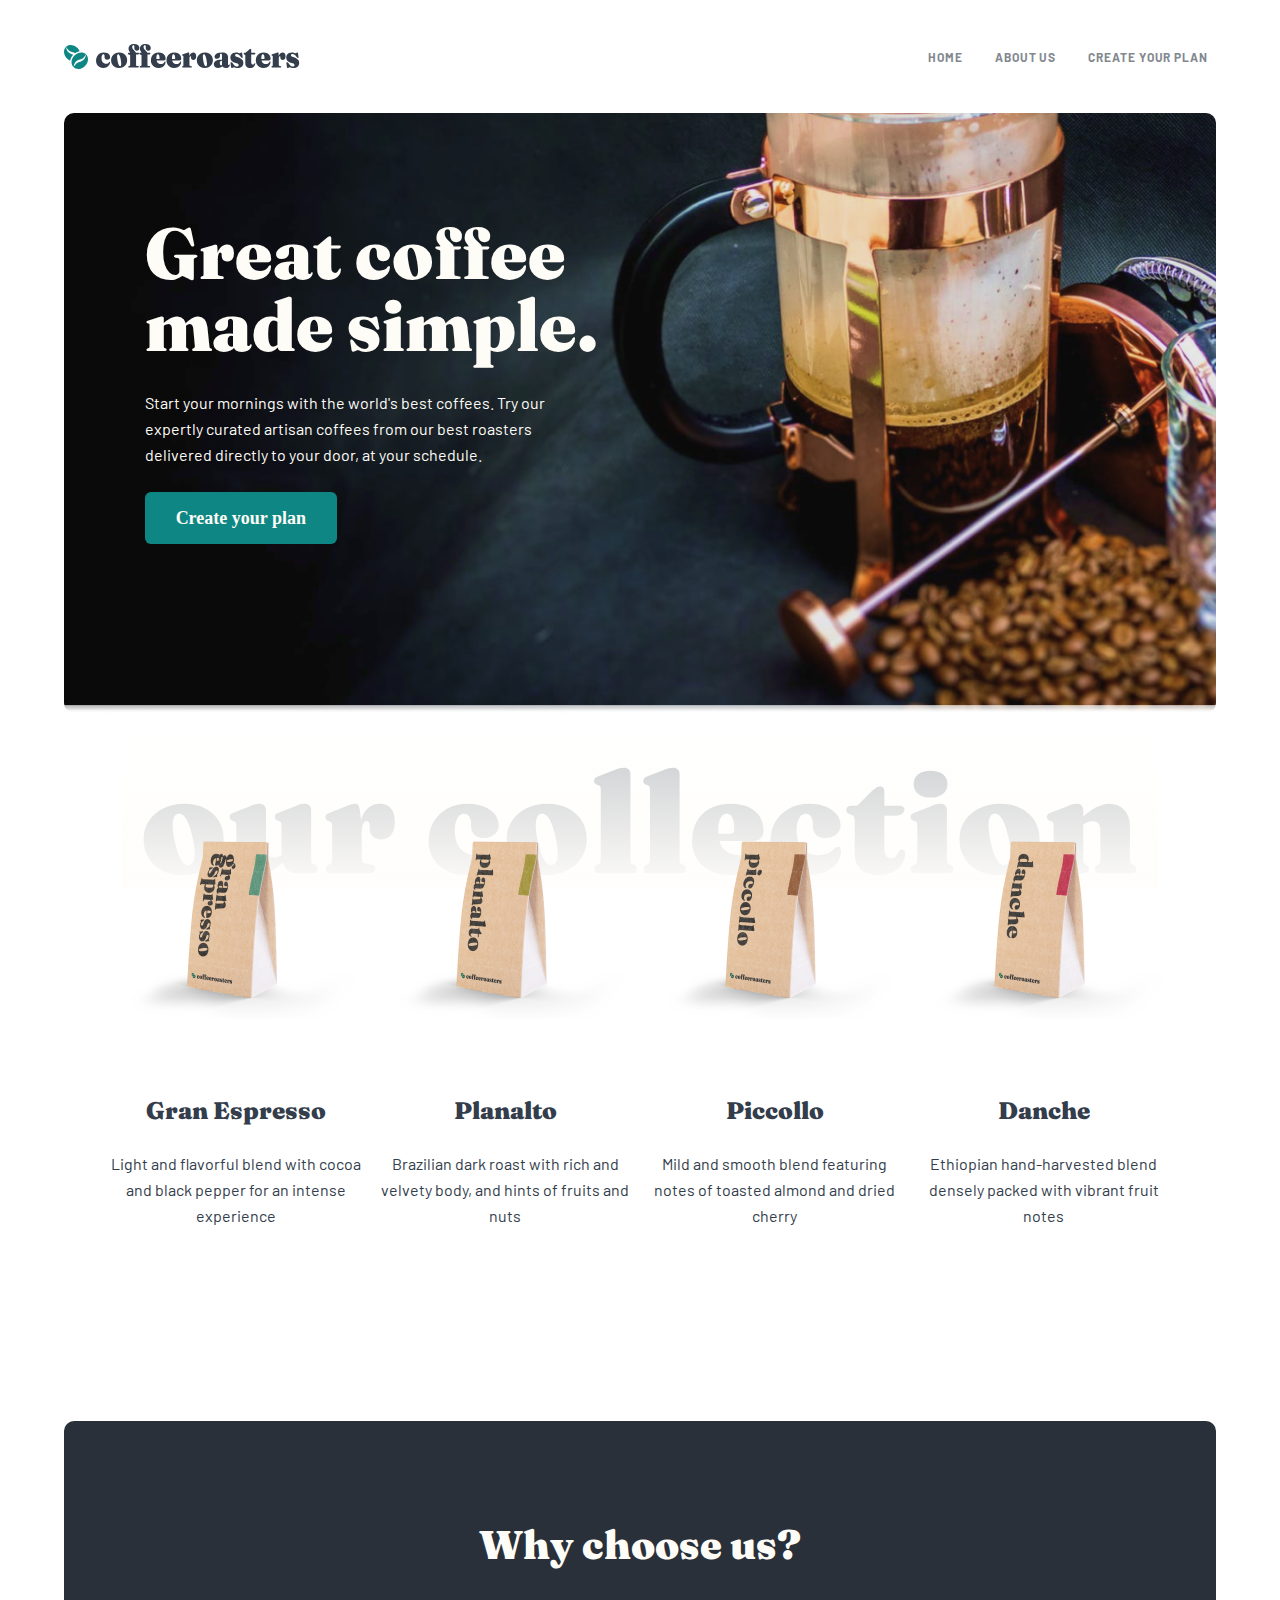
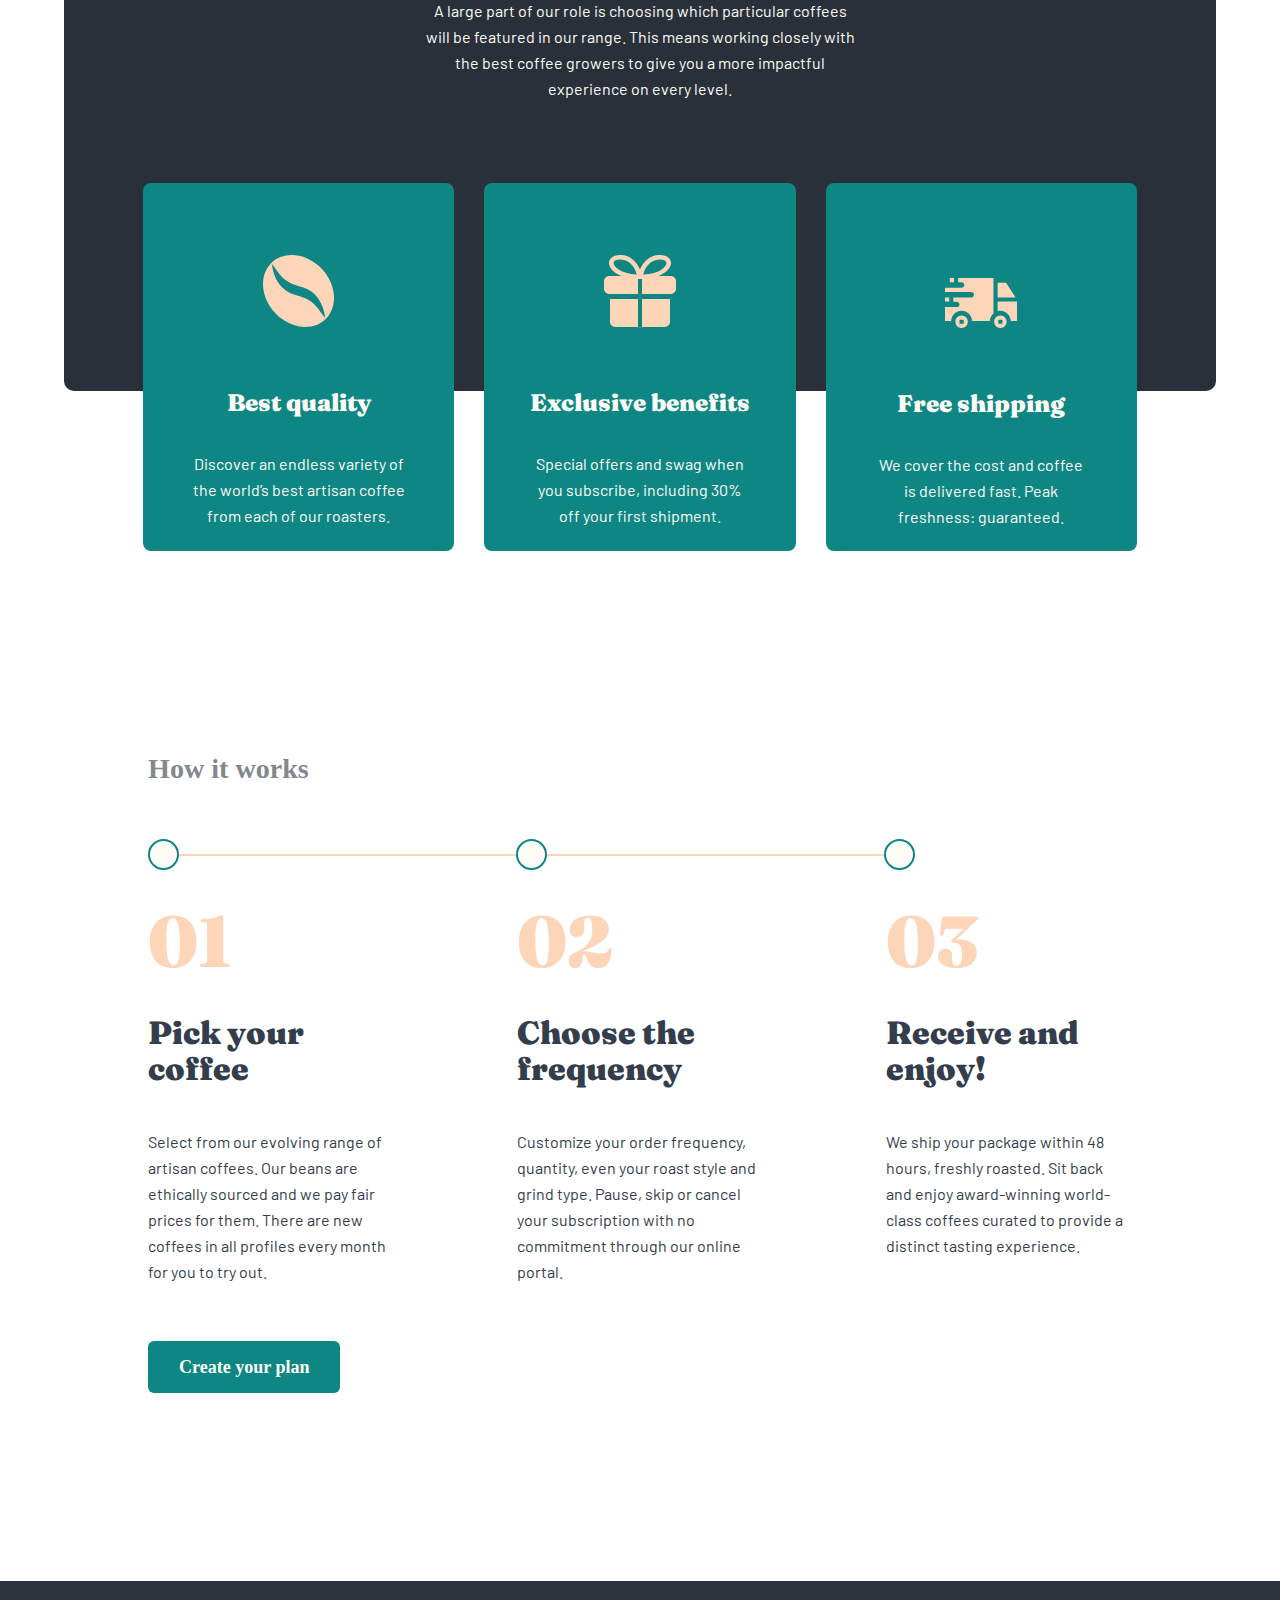
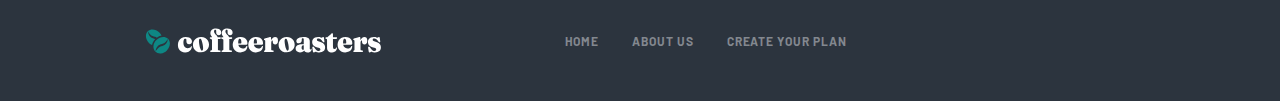
<file: index.html>
<!DOCTYPE html>
<html lang="en">
<head>
    <meta charset="UTF-8">
    <meta http-equiv="X-UA-Compatible" content="IE=edge">
    <meta name="viewport" content="width=device-width, initial-scale=1.0">
    <link rel="stylesheet" href="https://cdnjs.cloudflare.com/ajax/libs/font-awesome/6.1.2/css/all.min.css" integrity="sha512-1sCRPdkRXhBV2PBLUdRb4tMg1w2YPf37qatUFeS7zlBy7jJI8Lf4VHwWfZZfpXtYSLy85pkm9GaYVYMfw5BC1A==" crossorigin="anonymous" referrerpolicy="no-referrer">
    <link rel="stylesheet" href="./css/style.css">
    <link rel="stylesheet" href="./css/index.css">
    <link rel="shortcut icon" href="./img/favicon.ico" type="image/x-icon">
    <title>Cofferoaster</title>
</head>
<body>
    <!-- navbar -->
    <header>
        <div class="container">
            <nav>
                <img src="./img/logo.svg" alt="">
                <ul class="nav-items">
                    <li class="nav-item">
                        <a href="#" class="nav-link">Home</a>
                    </li>
                    <li class="nav-item">
                        <a href="#" class="nav-link">About us</a>
                    </li>
                    <li class="nav-item">
                        <a href="#" class="nav-link">Create your plan</a>
                    </li>
                </ul>
                <div class="hamburger">
                    <i class="fa-solid fa-bars"></i>
                </div>
            </nav>
        </div>
    </header>
    <!-- /navbar -->

    <!-- Main section -->
    <section class="main">
        <div class="container">
            <div class="site-hero">
                <div class="hero-text">
                    <h1>Great coffee made simple.</h1>
                    <p>Start your mornings with the world's best coffees. Try our expertly curated artisan coffees from our best roasters delivered directly to your door, at your schedule.</p>
                    <a href="#" class="btn">Create your plan</a>
                </div>
            </div>
        </div>
    </section>
    <!-- /Main section -->

    <!-- Collection section -->
    <section class="collection">
        <div class="container">
            <div class="collection-items__wrapper"></div>
            <div class="collection-items">
                <div class="collection-item">
                    <img src="./img/gran-espresso.png" alt="">
                    <div class="collection-item-texts">
                        <h3>Gran Espresso</h3>
                        <p>Light and flavorful blend with cocoa and black pepper for an intense experience</p>
                    </div>
                </div>
                <div class="collection-item">
                    <img src="./img/planalto.png" alt="">
                    <div class="collection-item-texts">
                        <h3>Planalto</h3>
                        <p>Brazilian dark roast with rich and velvety body, and hints of fruits and nuts</p>
                    </div>
                </div>
                <div class="collection-item">
                    <img src="./img/picollo.png" alt="">
                    <div class="collection-item-texts">
                        <h3>Piccollo</h3>
                        <p>Mild and smooth blend featuring notes of toasted almond and dried cherry</p>
                    </div>
                </div>
                <div class="collection-item">
                    <img src="./img/danche.png" alt="">
                    <div class="collection-item-texts">
                        <h3>Danche</h3>
                        <p>Ethiopian hand-harvested blend densely packed with vibrant fruit notes</p>
                    </div>
                </div>
            </div>
        </div>
    </section>
    <!-- /Collection section -->

    <!-- Why section  -->
    <section class="why-section">
        <div class="container">
            <div class="about-us">
                <h2>Why choose us?</h2>
                <p>A large part of our role is choosing which particular coffees will be featured 
                    in our range. This means working closely with the best coffee growers to give 
                    you a more impactful experience on every level.</p>
                <div class="cards">
                    <div class="card">
                        <img src="./img/coffee.svg" alt="">
                        <div class="about-card-text">
                            <h3>Best quality</h3>
                            <p>Discover an endless variety of the world’s best artisan coffee from each of our roasters.</p>
                        </div>
                    </div>
                    <div class="card">
                        <img src="./img/present.svg" alt="">
                        <div class="about-card-text">
                            <h3>Exclusive benefits</h3>
                            <p>Special offers and swag when you subscribe, including 30% off your first shipment.</p>
                        </div>
                    </div>
                    <div class="card">
                        <img src="./img/truck.svg" alt="">
                        <div class="about-card-text">
                            <h3>Free shipping</h3>
                            <p>We cover the cost and coffee is delivered fast. Peak freshness: guaranteed.</p>
                        </div>
                    </div>
                </div>
            </div>
        </div>
    </section>
    <!-- /Why section  -->

    <!-- working systems section -->
    <section class="working-systems">
        <div class="container">
            <div class="working-items__wrapper">
                <h3>How it works</h3>
                <div class="work-line">
                    <div class="work-circle"></div>
                    <div class="work-circle"></div>
                    <div class="work-circle"></div>
                </div>
                <div class="work-cards">
                    <div class="work-card">
                        <p class="work-card-num">01</p>
                        <h3 class="work-card-name">Pick your coffee</h3>
                        <p class="work-card-desc">Select from our evolving range of artisan coffees. Our beans are ethically sourced and we pay fair prices for them. There are new coffees in all profiles every month for you to try out.</p>
                    </div>
                    <div class="work-card">
                        <p class="work-card-num">02</p>
                        <h3 class="work-card-name">Choose the frequency</h3>
                        <p class="work-card-desc">Customize your order frequency, quantity, even your roast style and grind type. Pause, skip or cancel your subscription with no commitment through our online portal.</p>
                    </div>
                    <div class="work-card">
                        <p class="work-card-num">03</p>
                        <h3 class="work-card-name">Receive and enjoy!</h3>
                        <p class="work-card-desc">We ship your package within 48 hours, freshly roasted. Sit back and enjoy award-winning world-class coffees curated to provide a distinct tasting experience.</p>
                    </div>
                </div>
                <a href="#" class="btn work-btn">Create your plan</a>
            </div>
        </div>
    </section>
    <!-- /working systems section -->

    <!-- footer -->
    <footer>
        <div class="container">
            <div class="footer-items">
                <img src="./img/footer-logo.svg" alt="">
                <ul class="footer-nav-items">
                    <li><a href="#" class="footer-nav-item">Home</a></li>
                    <li><a href="#" class="footer-nav-item">About us</a></li>
                    <li><a href="#" class="footer-nav-item">Create your plan</a></li>
                </ul>
                <div class="footer-icons">
                    <i class="fab fa-facebook-square"></i>
                    <i class="fab fa-twitter"></i>
                    <i class="fab fa-instagram insta"></i>
                </div>
            </div>
        </div>
    </footer>
    <!-- /footer -->

</body>
</html>
</file>
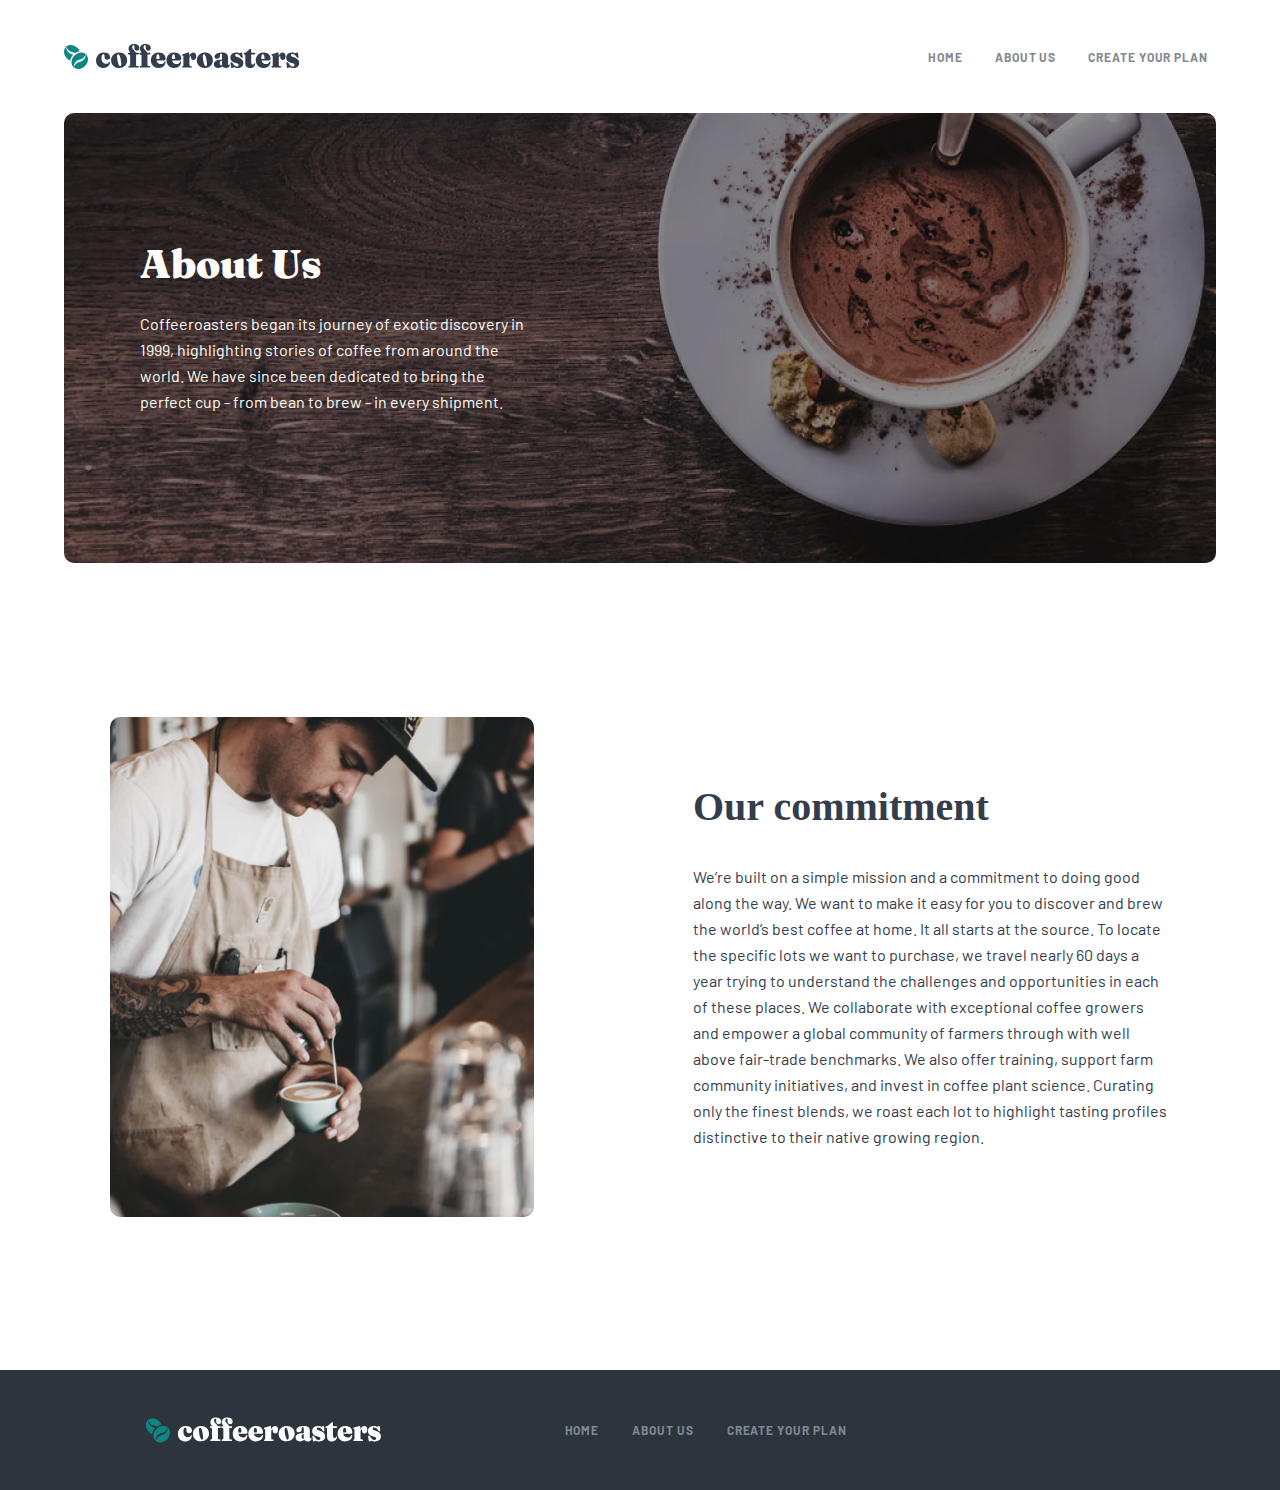
<file: about.html>
<!DOCTYPE html>
<html lang="en">
<head>
  <meta charset="UTF-8">
  <meta http-equiv="X-UA-Compatible" content="IE=edge">
  <meta name="viewport" content="width=device-width, initial-scale=1.0">
  <link rel="stylesheet" href="https://cdnjs.cloudflare.com/ajax/libs/font-awesome/6.1.2/css/all.min.css" integrity="sha512-1sCRPdkRXhBV2PBLUdRb4tMg1w2YPf37qatUFeS7zlBy7jJI8Lf4VHwWfZZfpXtYSLy85pkm9GaYVYMfw5BC1A==" crossorigin="anonymous" referrerpolicy="no-referrer">
  <link rel="stylesheet" href="./css/style.css">
  <link rel="stylesheet" href="./css/about.css">
  <link rel="shortcut icon" href="./img/favicon.ico" type="image/x-icon">
  <title>About</title>
</head>
<body>
  <!-- navbar -->
  <header>
    <div class="container">
        <nav>
            <img src="./img/logo.svg" alt="">
            <ul class="nav-items">
                <li class="nav-item">
                    <a href="#" class="nav-link">Home</a>
                </li>
                <li class="nav-item">
                    <a href="#" class="nav-link">About us</a>
                </li>
                <li class="nav-item">
                    <a href="#" class="nav-link">Create your plan</a>
                </li>
            </ul>
            <div class="hamburger">
                <i class="fa-solid fa-bars"></i>
            </div>
        </nav>
    </div>
  </header>
  <!-- /navbar -->

  <!-- Main section -->
  <section class="main-section">
    <div class="container">
      <div class="site-hero">
        <div class="hero-text">
          <h1>About Us</h1>
          <p>Coffeeroasters began its journey of exotic discovery in 1999, highlighting stories of coffee from around the world. We have since been dedicated to bring the perfect cup - from bean to brew - in every shipment.</p>
        </div>
      </div>
    </div>
  </section>
  <!-- /Main section -->

  <!-- Commitment section -->
  <section class="commitment">
    <div class="container">
      <div class="commmitment-items">
        <div class="commitment-image"></div>
        <div class="commitment-texts">
          <h2>Our commitment</h2>
          <p>We’re built on a simple mission and a commitment to doing good along the way. We want to make it easy for you to discover and brew the world’s best coffee at home. It all starts at the source. To locate the specific lots we want to purchase, we travel nearly 60 days a year trying to understand the challenges and opportunities in each of these places. We collaborate with exceptional coffee growers and empower a global community of farmers through with well above fair-trade benchmarks. We also offer training, support farm community initiatives, and invest in coffee plant science. Curating only the finest blends, we roast each lot to highlight tasting profiles distinctive to their native growing region.</p>
        </div>
      </div>
    </div>
  </section>
  <!-- /Commitment section -->








  <!-- footer -->
  <footer>
    <div class="container">
        <div class="footer-items">
            <img src="./img/footer-logo.svg" alt="">
            <ul class="footer-nav-items">
                <li><a href="#" class="footer-nav-item">Home</a></li>
                <li><a href="#" class="footer-nav-item">About us</a></li>
                <li><a href="#" class="footer-nav-item">Create your plan</a></li>
            </ul>
            <div class="footer-icons">
                <i class="fab fa-facebook-square"></i>
                <i class="fab fa-twitter"></i>
                <i class="fab fa-instagram insta"></i>
            </div>
        </div>
    </div>
  </footer>
  <!-- /footer -->
</body>
</html>
</file>
<file: css/style.css>
/* Fonts */
@import url("https://fonts.googleapis.com/css2?family=Barlow:wght@400;700&family=Fraunces:opsz,wght@9..144,900&display=swap");

* {
  margin: 0;
  padding: 0;
  box-sizing: border-box;
}

.container {
  max-width: 1600px;
  margin: auto;
  padding: 0 5%;
}

.btn {
  padding: 16px 31px;
  text-decoration: none;
  font-weight: 900;
  font-size: 18px;
  line-height: 25px;
  text-align: center;
  color: #fefcf7;
  background: #0e8784;
  border-radius: 6px;
  border: none;
  cursor: pointer;
}
  
.btn:hover {
  background-color: #66d2cf;
}
  
/* Navbar */
header {
  margin: 2.75rem 0;
}

nav {
  display: flex;
  justify-content: space-between;
  align-items: center;
  width: 100%;
}

.nav-items {
  display: flex;
  list-style-type: none;
}

.nav-item {
  margin-right: 2rem;
}

.nav-item:last-child {
  margin-right: 0.5rem;
}

.nav-link {
  font-family: "Barlow";
  color: #83888f;
  font-size: 0.75rem;
  line-height: 15px;
  letter-spacing: 0.92px;
  text-transform: uppercase;
  font-weight: 700;
  text-decoration: none;
}

.nav-link:hover {
  color: #333d4b;
  cursor: pointer;
}

.hamburger {
  display: none;
}
.hamburger i {
  font-size: 24px;
}

/* footer */
footer {
  background: #2c343e;
}
.footer-items {
  min-height: 120px;
  width: 100%;
  padding: 0 7%;
  display: flex;
  justify-content: space-between;
  align-items: center;
}
  
.footer-nav-items {
  display: flex;
  list-style-type: none;
  text-transform: uppercase;
}
  
.footer-nav-item {
  text-decoration: none;
  color: #83888f;
  margin-right: 33px;
  font-family: "Barlow";
  font-weight: 700;
  font-size: 12px;
  line-height: 15px;
  letter-spacing: 0.923077px;
  cursor: pointer;
}
 
.footer-nav-item:hover {
  color: #fefcf7;
}
  
.footer-icons {
  font-size: 24px;
  color: #fefcf7;
}
  
.footer-icons i {
  margin-right: 24px;
  cursor: pointer;
}
  
.footer-icons i:hover {
  color: #fdd6ba;
}

/* Media queries */
@media only screen and (max-width: 1200px) {
  .container {
    padding: 0 4%;
  }
}

@media only screen and (max-width: 992px) {
  .container {
    padding: 0 3%;
  }
  .footer-items {
    flex-direction: column;
    text-align: center;
    align-items: center;
  }
  .footer-items img {
    padding-top: 15px;
  }
  .footer-nav-items {
    margin: auto;
    padding: 5% 0 8% 0;
  }
  .footer-nav-items {
    gap: 20px;
  }
  .footer-nav-item {
    margin-right: 0;
  }
  .footer-icons{
    padding-bottom: 3%;
  }
}

@media only screen and (max-width: 767px) {
  .container {
    padding: 0 2%;
  }
}

@media only screen and (max-width: 567px) {
  .nav-items{
    display: none;
  }
  .hamburger{
    display: block;
  }
}
@media only screen and (max-width: 414px){
  .footer-nav-items{
    display: flex;
    flex-direction: column;
    margin-top: 10%;
  }
  .footer-icons{
    margin-bottom: 10%;
  }
  .insta{
    margin-right: 0 !important;
  }
}
</file>
<file: css/index.css>
/* Main section */
.site-hero {
  width: 100%;
  height: 600px;
  background: url("../img/hero-bcg.png");
  margin: auto;
  background-repeat: no-repeat;
  background-position: center;
  background-size: cover;
  border-radius: 10px;
}

.hero-text {
  width: 42%;
  padding-top: 9%;
  margin-left: 7%;
}

.hero-text h1 {
  font-family: "Fraunces", sans-serif;
  color: #fefcf7;
  font-weight: 900;
  font-size: 72px;
  line-height: 72px;
}

.hero-text p {
  font-family: "Barlow";
  color: #fefcf7;
  margin: 6% 0 8% 0;
  width: 90%;
  font-weight: 400;
  font-size: 16px;
  line-height: 26px;
}


/* Collection section */
.collection {
  margin-top: 5% auto 15% auto;
  padding: 0 5%;
  width: 100%;
  height: auto;
}

.collection-items__wrapper {
  background-image: url(../img/our-collection.svg);
  background-repeat: no-repeat;
  background-position: center;
  background-size: cover;
  object-fit: cover;
  width: 100%;
  min-height: 175px;
}

.collection-items {
  display: grid;
  grid-template-columns: repeat(4, 25%);
  grid-template-rows: auto;
  gap: 10px;
  justify-content: center;
  margin-top: -6%;
  width: 100%;
}

.collection-item h3 {
  font-family: "Fraunces";
  margin: 28% 0 9% 0;
  font-weight: 900;
  font-size: 24px;
  line-height: 32px;
  text-align: center;
  color: #333d4b;
  width: 100%;
}

.collection-item p {
  font-family: "Barlow";
  font-weight: 400;
  font-size: 16px;
  line-height: 26px;
  text-align: center;
  color: #333d4b;
}

/* Why section */
.why-section {
  margin: 12rem 0;
}

.about-us {
  width: 100%;
  height: 570px;
  background-color: #293039;
  border-radius: 10px;
}

.about-us h2 {
  font-family: "Fraunces";
  text-align: center;
  padding-top: 8.75%;
  font-weight: 900;
  font-size: 40px;
  line-height: 48px;
  color: #fefcf7;
}

.about-us p {
  font-family: "Barlow", sans-serif;
  width: 38%;
  margin: auto;
  padding: 2.5% 0 7% 0;
  font-weight: 400;
  font-size: 16px;
  line-height: 26px;
  text-align: center;
  color: #fefcf7;
}

.about-us .cards {
  display: grid;
  grid-template-columns: 27% 27% 27%;
  /* grid-template-rows: 382px; */
  justify-content: center;
  column-gap: 30px;
}

.about-us .cards .card {
  background: #0e8784;
  border-radius: 8px;
  text-align: center;
  /* margin-bottom: 200px; */
}

.about-us .cards .card img {
  padding-top: 72px;
}
.about-us .cards .card:last-child img {
  padding-top: 95px;
}
.about-us .cards .card h3 {
  font-family: "Fraunces";
  padding: 56px 0 24px 0;
  font-weight: 900;
  font-size: 24px;
  line-height: 32px;
  text-align: center;
  color: #fefcf7;
}

.about-us .cards .card p {
  width: 70%;
  font-family: "Barlow";
  font-weight: 400;
  font-size: 16px;
  line-height: 26px;
  text-align: center;
  color: #fefcf7;
}

/* Working systems section */
.working-systems {
  padding: 13.3% 7.3% 0;
  margin-bottom: 12.5rem;
}

.working-items__wrapper {
  font-weight: "Fraunces";
  font-weight: 900;
  font-size: 24px;
  line-height: 32px;
  color: #83888f;
}

.work-line {
  margin: 7% 0 5% 0;
  width: 78%;
  height: 2px;
  background-color: #fdd6ba;
  display: flex;
  justify-content: space-between;
  align-items: center;
}

.work-circle {
  background: #fefcf7;
  width: 31px;
  height: 31px;
  border-radius: 50%;
  border: 2px solid #0e8784;
}

.work-cards {
  display: flex;
  justify-content: space-between;
}

.work-card {
  width: 25%;
  margin-bottom: 64px;
}

.work-card-num {
  font-family: "Fraunces";
  font-weight: 900;
  font-size: 72px;
  line-height: 72px;
  color: #fdd6ba;
}

.work-card-name {
  font-family: "Fraunces";
  font-weight: 900;
  width: 90%;
  padding: 38px 0 42px;
  font-size: 32px;
  line-height: 36px;
  color: #333d4b;
}

.work-card-desc {
  font-family: "Barlow";
  font-weight: 400;
  font-size: 16px;
  line-height: 26px;
  color: #333d4b;
}

/* Media queries */
@media only screen and (max-width: 1200px) {
  .hero-text {
    width: 50%;
    padding-top: 10%;
  }
  .hero-text h1 {
    font-size: 63px;
  }
  .collection-items__wrapper {
    min-height: 140px;
  }
}

@media only screen and (max-width: 992px) {
  .hero-text {
    padding-top: 12%;
  }
  .hero-text h1 {
    font-size: 54px;
    line-height: 54px;
  }
  .collection-items__wrapper {
    min-height: 120px;
  }
  .collection-item img {
    width: 100%;
  }
  .collection-item h3 {
    font-size: 20px;
  }
  .about-us .cards .card:last-child img {
    padding-top: 90px;
  }
  .work-card {
    width: 29%;
  }
  .work-card-name {
    font-size: 28px;
  }
}

@media only screen and (max-width: 767px) {
  .site-hero {
    height: 500px;
    background: url("../img/Bitmap-tablet.png");
    background-size: cover;
  }
  .hero-text {
    width: 59%;
  }
  .hero-text h1 {
    font-size: 49px;
    line-height: 48px;
  }
  .hero-text p {
    font-size: 15px;
  }
  .collection {
    padding: 0;
  }
  .collection-items__wrapper {
    min-height: 90px;
  }
  .collection-items {
    grid-template-columns: repeat(1, 100%);
    grid-template-rows: auto auto auto auto;
    gap: 0;
    margin-top: 0;
  }
  .collection-item {
    display: flex;
    align-items: flex-start;
  }
  .collection-item-texts {
    flex-wrap: wrap;
    padding-top: 5%;
    width: 50%;
  }
  .collection-item img {
    height: 193px;
    width: 255px;
  }
  .collection-item h3 {
    margin: 0;
    text-align: start;
  }
  .collection-item p {
    text-align: start;
  }
  .about-us h2 {
    font-size: 32px;
  }
  .about-us p {
    width: 75%;
  }
  .about-us .cards {
    grid-template-columns: 78%;
    grid-template-rows: repeat(3, auto);
    column-gap: 0;
    row-gap: 24px;
  }
  .about-us .cards .card {
    display: flex;
    align-items: center;
    text-align: end;
  }
  .about-us .cards .card img {
    padding: 0 10% 0 12%;
  }
  .about-us .cards .card:last-child img {
    padding-top: 9px;
  }
  .about-card-text {
    display: flex;
    flex-direction: column;
    justify-content: center;
  }
  .about-us .cards .card h3 {
    padding: 40px 0 0 0;
    text-align: start;
  }
  .about-us .cards .card p {
    margin: 0;
    padding-bottom: 7%;
    width: 90%;
    text-align: start;
  }
  .work-card {
    width: 30%;
  }
  .work-card-name {
    width: 100%;
    font-size: 25px;
  }
}

@media only screen and (max-width: 659px) {
  .working-systems {
    padding-top: 20%;
  }
}

@media only screen and (max-width: 567px) {
  .site-hero{
    height: 600px;
    background: url("../img/Bitmap-mobile.png");
    background-size: cover;
    width: 100%;
  }
  .hero-text{
    width: 81%;
    margin: auto;
    padding-top: 30%;
    text-align: center;
  }
  .hero-text h1{
    font-size: 49px;
    /* margin: auto; */
  }
  .hero-text p{
    text-align: center;
    margin: 6% auto 8% auto;
  }
  .collection-items__wrapper {
    min-height: 70px;
    width: 100%;
  }
  .collection-items{
    width: 100%;
    place-items: center;
  }
  .collection-item{
    flex-direction: column;
    place-items: center;
  }
  .collection-item-texts{
    width: 70%;
  }
  .collection-item-texts h3{
    text-align: center;
  }
  .collection-item-texts p{
    text-align: center;
    padding: 4% 0 12% 0;
  }
  .about-us .cards .card{
    flex-direction: column;
  }
  .about-us .cards .card img{
    padding-top: 20%;
  }
  .about-us .cards .card:last-child img {
    padding-top: 25%;
  }
  .about-card-text{
    place-items: center;
  }
  .about-card-text p{
    text-align: center !important;
    width: 40%;
    padding-bottom: 15% !important;
  }
  .why-section{
    margin: 12rem 0 50rem;
  }
  .working-items__wrapper{
    text-align: center;
  }
  .working-systems{
    display: block !important;
  }
  .work-line{
    display: none;
  }
  .work-cards{
    flex-direction: column;
  }
  .work-card{
    display: flex;
    flex-direction: column;
    width: 100%;
  }
  .work-card-name{
    width: 100%;
  }
}
@media only screen and (max-width: 414px){
  .hero-text{
    width: 100%;
  }
  .collection-items__wrapper{
    min-height: 55px;
  }
  .hero-text h1{
    font-size: 40px;
  }
}

@media only screen and (max-width: 305px){
  .about-card-text h3{
    text-align: center !important;
  }
  .collection-items__wrapper{
    min-height: 48px;
  }
}
</file>
<file: css/about.css>
/* Main section */
.site-hero{
  width: 100%;
  height: 450px;
  background: url("../img/about-us_hero.png");
  margin: auto;
  background-repeat: no-repeat;
  background-position: center;
  background-size: cover;
  border-radius: 10px;
}

.hero-text{
  width: 34.3%;
  padding-top: 11%;
  margin-left: 6.6%;
}

.hero-text h1{
  font-family: 'Fraunces', sans-serif;
  color: #FEFCF7;
  font-weight: 900;
  font-size: 40px;
  line-height: 48px;
}

.hero-text p {
  font-family: 'Barlow';
  color: #FEFCF7;
  font-weight: 400;
  font-size: 16px;
  line-height: 26px;
  padding-top: 6%;
}

/* Commitment section */
.commitment{
  margin: 12% 4% 12% 4%;
}
.commmitment-items{
  display: flex;
  justify-content: space-between;
  align-items: center;
}
.commitment-image{
  background: url("../img/our-commitment.jpg");
  width: 40%;
  height: 500px;
  background-position: center;
  background-repeat:no-repeat;
  background-size: cover;
  border-radius: 10px;
}
.commitment-texts{
  width: 45%;
}
.commitment-texts h2{
  font-family: 'Fraunces 9pt';
  color: #333d4b;
  font-weight: 900;
  font-size: 40px;
  line-height: 48px;
  margin-bottom: 7%;
}
.commitment-texts p{
  font-family: 'Barlow';
  color: #333D4B;
  font-weight: 400;
  font-size: 16px;
  line-height: 26px;
}












/* Media queries */
@media only screen and (max-width: 1200px){

}

@media only screen and (max-width: 992px){
  .hero-text{
    width: 50%;
  }
  .commitment-image{
    width: 45%;
  }
  .commmitment-items{
    margin: 12% 2% 12% 2%;
  }
  .commitment-texts{
    width: 50%;
  }
}

@media only screen and (max-width: 767px){
  .container{
    padding: 0 1%;
  }
  .site-hero{
    background: url("../img/Bitmap-about-tablet.png")
    height: 400px;
  }
  .hero-text{
    width: 70%;
  }
  .hero-text h1{
    font-size: 32px;
    line-height: 40px;
  }
  .hero-text p{
    font-size: 15px;
    line-height: 25px;
  }
  .commmitment-items{
    margin: 12% 0 12% 0;
  }
  .commitment-image{
    background: url("../img/commitment-tablet.jpg");
    background-repeat: no-repeat;
    height: 500px;
    width: 45%;
  }
  .commitment-texts{
    width: 55%;
  }
  .commitment-texts h2{
    font-size: 32px;
    margin-bottom: 3%;
  }
  .commitment-texts p{
    line-height: 25px;
    font-size: 15px;
    width: 100%;
  }

}
@media only screen and (max-width: 700px){
  .commmitment-items{
    align-items: flex-start;
  }
  .commitment-image{
    height: 530px;
  }
  .commitment-texts{
    border: 3px solid #fff;
  }
  .commitment-texts h2{
    margin-bottom: 1%;
    line-height: 20px;
  }
}
@media only screen and (max-width: 567px){
  .site-hero{
    background: url("../img/Bitmap-about-mobile.png");
    height: 400px;
    background-position: right;
  }
  .hero-text{
    width: 90%;
    padding-top: 30%;
    text-align: center;
    margin: auto;
    place-items: center;
  }
  .commmitment-items{
    flex-direction: column;
  }
  .commitment-image{
    background: url("../img/commitment-phone.jpg");
    width: 100%;
    height: 50%px;
    position: relative;
    margin: 0 auto;
  }
  
}
</file>
